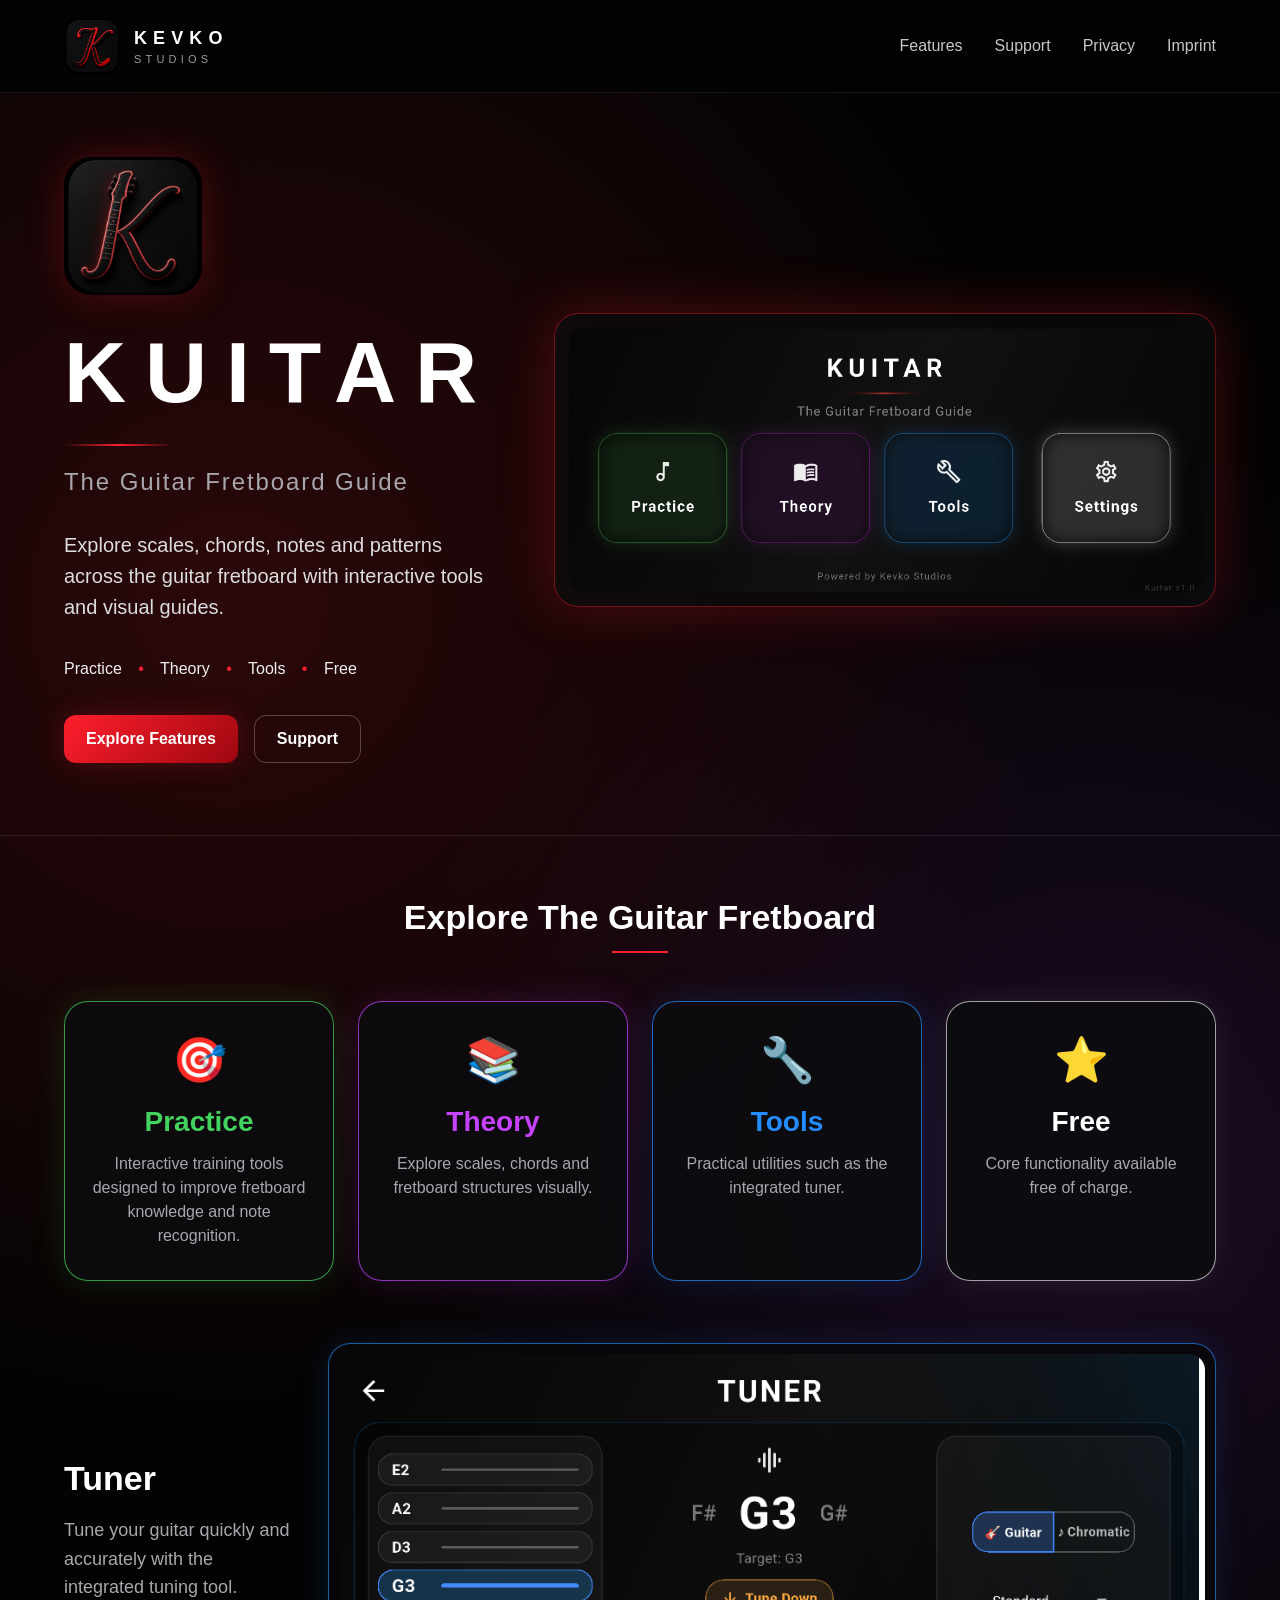
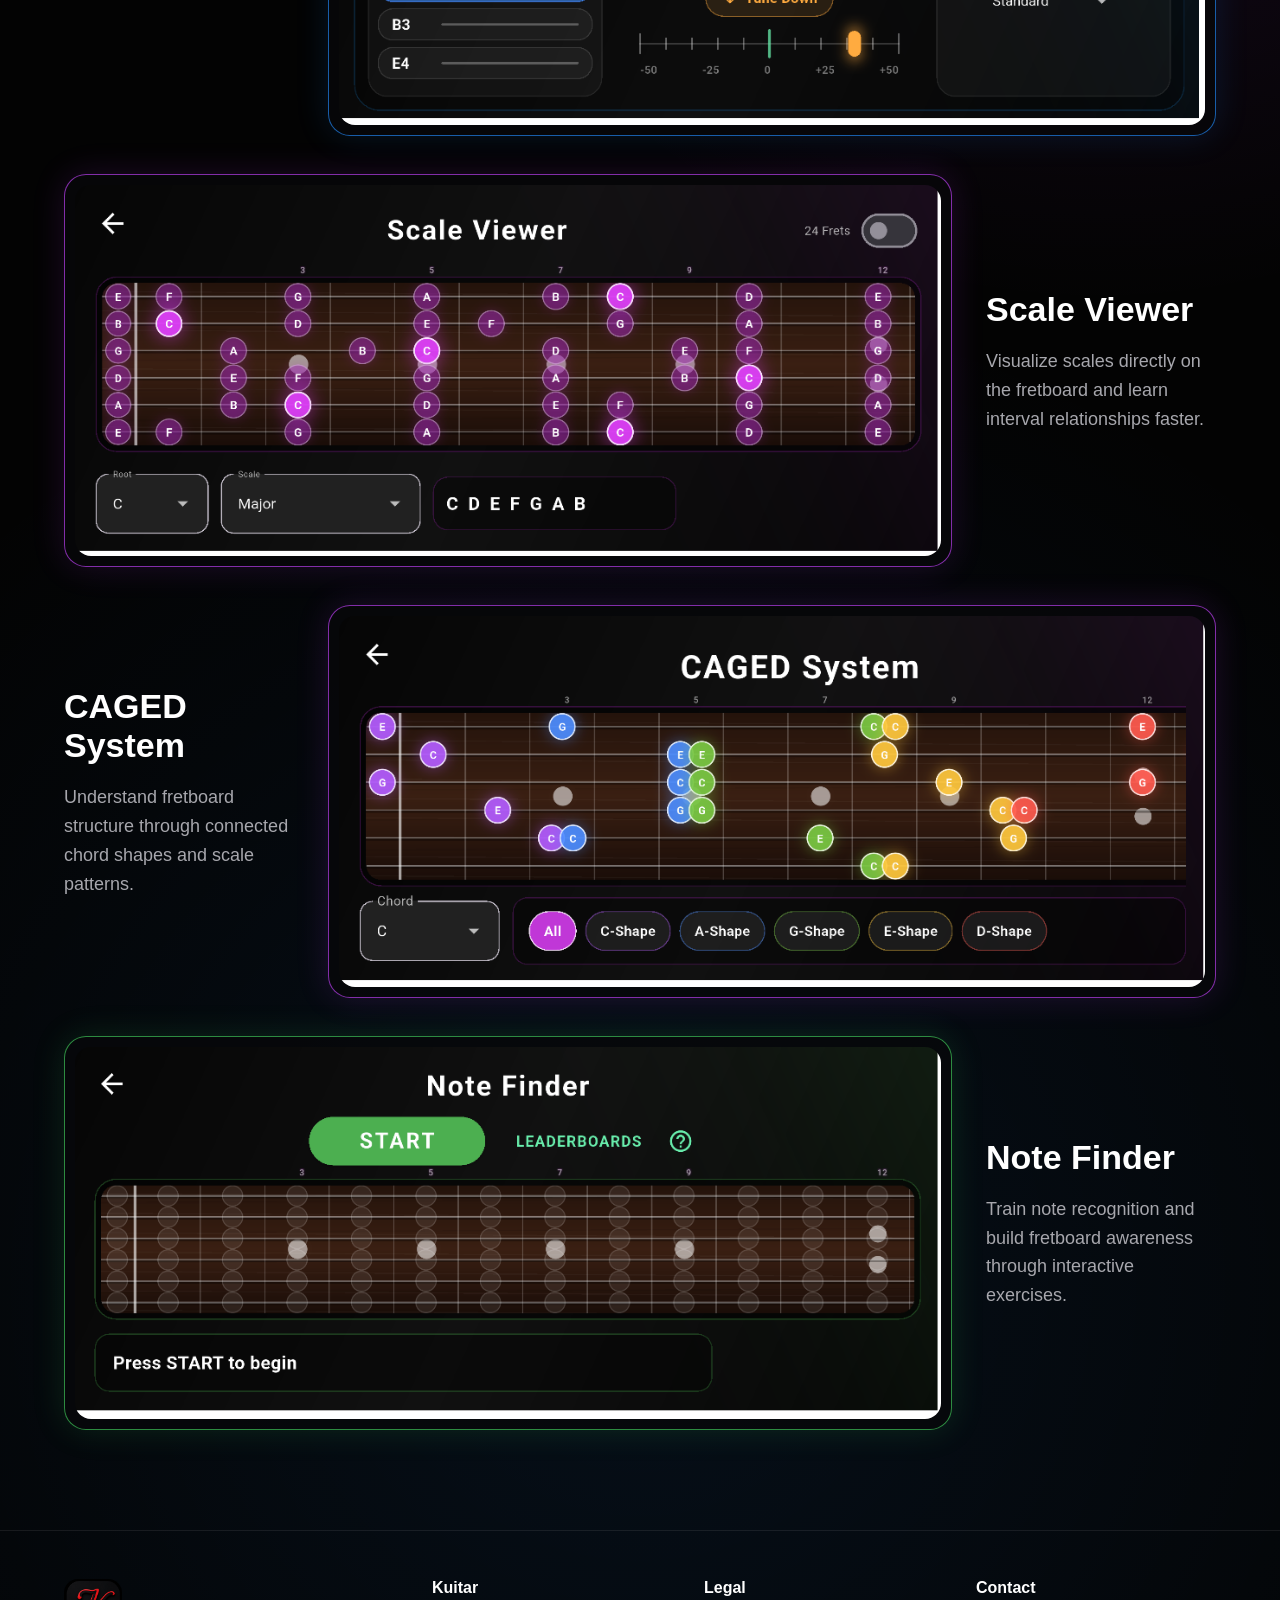
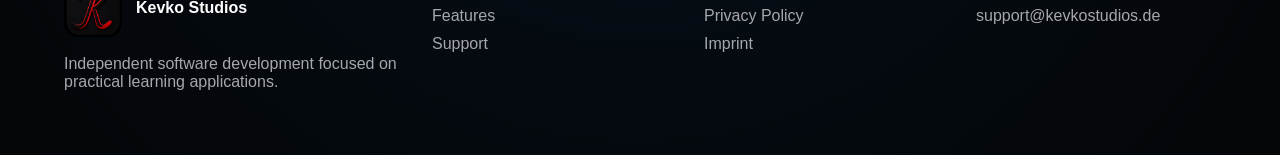
<file: index.html>
<!DOCTYPE html>
<html lang="en">
<head>
    <meta charset="UTF-8">
    <meta name="viewport" content="width=device-width, initial-scale=1.0">
    <title>Kuitar - The Guitar Fretboard Guide</title>

    <link rel="stylesheet" href="style.css">
</head>
<body>

<header class="site-header">

    <div class="brand">
        <img src="kevko.png" alt="Kevko Studios">

        <div>
            <div class="brand-text">KEVKO</div>
            <div class="brand-sub">STUDIOS</div>
        </div>
    </div>

    <nav class="nav">
        <a href="#features">Features</a>
        <a href="support.html">Support</a>
        <a href="privacy.html">Privacy</a>
        <a href="imprint.html">Imprint</a>
    </nav>

</header>

<section class="hero">

    <div class="hero-copy">

        <img class="kuitar-logo"
             src="kuitar_logo.png"
             alt="Kuitar Logo">

        <h1>KUITAR</h1>

        <div class="red-line"></div>

        <h2>The Guitar Fretboard Guide</h2>

        <p>
            Explore scales, chords, notes and patterns across 
            the guitar fretboard with interactive tools and visual guides.
        </p>

        <div class="feature-dots">
            Practice <span>•</span>
            Theory <span>•</span>
            Tools <span>•</span>
            Free
        </div>

        <div class="cta-row">
            <a class="cta" href="#features">
                Explore Features
            </a>

            <a class="cta secondary" href="support.html">
                Support
            </a>
        </div>

    </div>

    <div class="hero-shot">
        <img src="screen1.png" alt="Kuitar Main Menu">
    </div>

</section>

<section id="features" class="section">

    <h2 class="section-title">Explore The Guitar Fretboard</h2>
    <div class="section-line"></div>

    <div class="pill-grid">

        <div class="pill practice">
            <div class="pill-icon">🎯</div>
            <h3>Practice</h3>
            <p>
                Interactive training tools designed to improve fretboard
                knowledge and note recognition.
            </p>
        </div>

        <div class="pill theory">
            <div class="pill-icon">📚</div>
            <h3>Theory</h3>
            <p>
                Explore scales, chords and fretboard structures
                visually.
            </p>
        </div>

        <div class="pill tools">
            <div class="pill-icon">🔧</div>
            <h3>Tools</h3>
            <p>
                Practical utilities such as the integrated tuner.
            </p>
        </div>

        <div class="pill free">
            <div class="pill-icon">⭐</div>
            <h3>Free</h3>
            <p>
                Core functionality available free of charge.
            </p>
        </div>

    </div>

    <div class="screenshot-section">

        <div class="screenshot-text">
            <h3>Tuner</h3>

            <p>
                Tune your guitar quickly and accurately with the
                integrated tuning tool.
            </p>
        </div>

        <div class="shot-card glow-blue">
            <img src="screen2.png" alt="Tuner">
        </div>

    </div>

    <div class="screenshot-section reverse">

        <div class="shot-card glow-purple">
            <img src="screen3.png" alt="Scale Viewer">
        </div>

        <div class="screenshot-text">
            <h3>Scale Viewer</h3>

            <p>
                Visualize scales directly on the fretboard and learn
                interval relationships faster.
            </p>
        </div>

    </div>

    <div class="screenshot-section">

        <div class="screenshot-text">
            <h3>CAGED System</h3>

            <p>
                Understand fretboard structure through connected
                chord shapes and scale patterns.
            </p>
        </div>

        <div class="shot-card glow-purple">
            <img src="screen4.png" alt="CAGED System">
        </div>

    </div>

    <div class="screenshot-section reverse">

        <div class="shot-card glow-green">
            <img src="screen5.png" alt="Note Finder">
        </div>

        <div class="screenshot-text">
            <h3>Note Finder</h3>

            <p>
                Train note recognition and build fretboard awareness
                through interactive exercises.
            </p>
        </div>

    </div>

</section>

<footer class="footer">

    <div>

        <div class="footer-logo">
            <img src="kevko.png" alt="Kevko Studios">
            <strong>Kevko Studios</strong>
        </div>

        <p>
            Independent software development focused on practical
            learning applications.
        </p>

    </div>

    <div>
        <strong>Kuitar</strong>

        <a href="#features">Features</a>
        <a href="support.html">Support</a>
    </div>

    <div>
        <strong>Legal</strong>

        <a href="privacy.html">Privacy Policy</a>
        <a href="imprint.html">Imprint</a>
    </div>

    <div>
        <strong>Contact</strong>

        <a href="mailto:support@kevkostudios.de">
            support@kevkostudios.de
        </a>
    </div>

</footer>

</body>
</html>
</file>
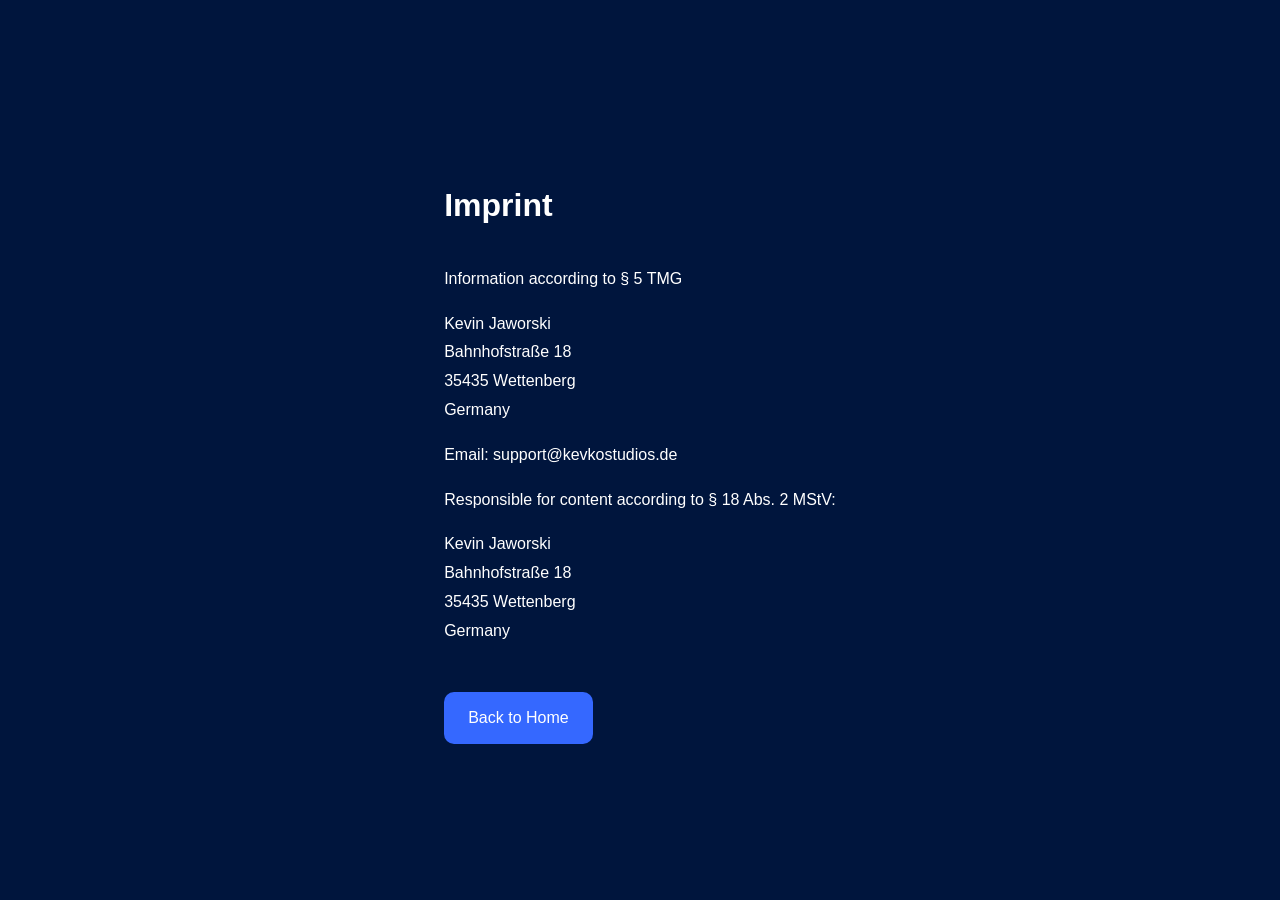
<file: imprint.html>
<!DOCTYPE html>
<html lang="en">
<head>
<meta charset="UTF-8">
<meta name="viewport" content="width=device-width, initial-scale=1.0">
<title>Imprint - Kevko Studios</title>

<style>
body{
    margin:0;
    font-family:Arial, sans-serif;
    background:#00153d;
    color:white;
    display:flex;
    justify-content:center;
    align-items:center;
    min-height:100vh;
}

.container{
    max-width:800px;
    padding:40px;
    line-height:1.8;
}

h1{
    margin-bottom:30px;
}

a{
    color:#4f7dff;
    text-decoration:none;
}

.button{
    display:inline-block;
    margin-top:30px;
    background:#3568ff;
    color:white;
    padding:12px 24px;
    border-radius:10px;
}
</style>
</head>

<body>

<div class="container">

<h1>Imprint</h1>

<p>
Information according to § 5 TMG
</p>

<p>
Kevin Jaworski<br>
Bahnhofstraße 18<br>
35435 Wettenberg<br>
Germany
</p>

<p>
Email: support@kevkostudios.de
</p>

<p>
Responsible for content according to § 18 Abs. 2 MStV:
</p>

<p>
Kevin Jaworski<br>
Bahnhofstraße 18<br>
35435 Wettenberg<br>
Germany
</p>

<a href="index.html" class="button">Back to Home</a>

</div>

</body>
</html>
</file>
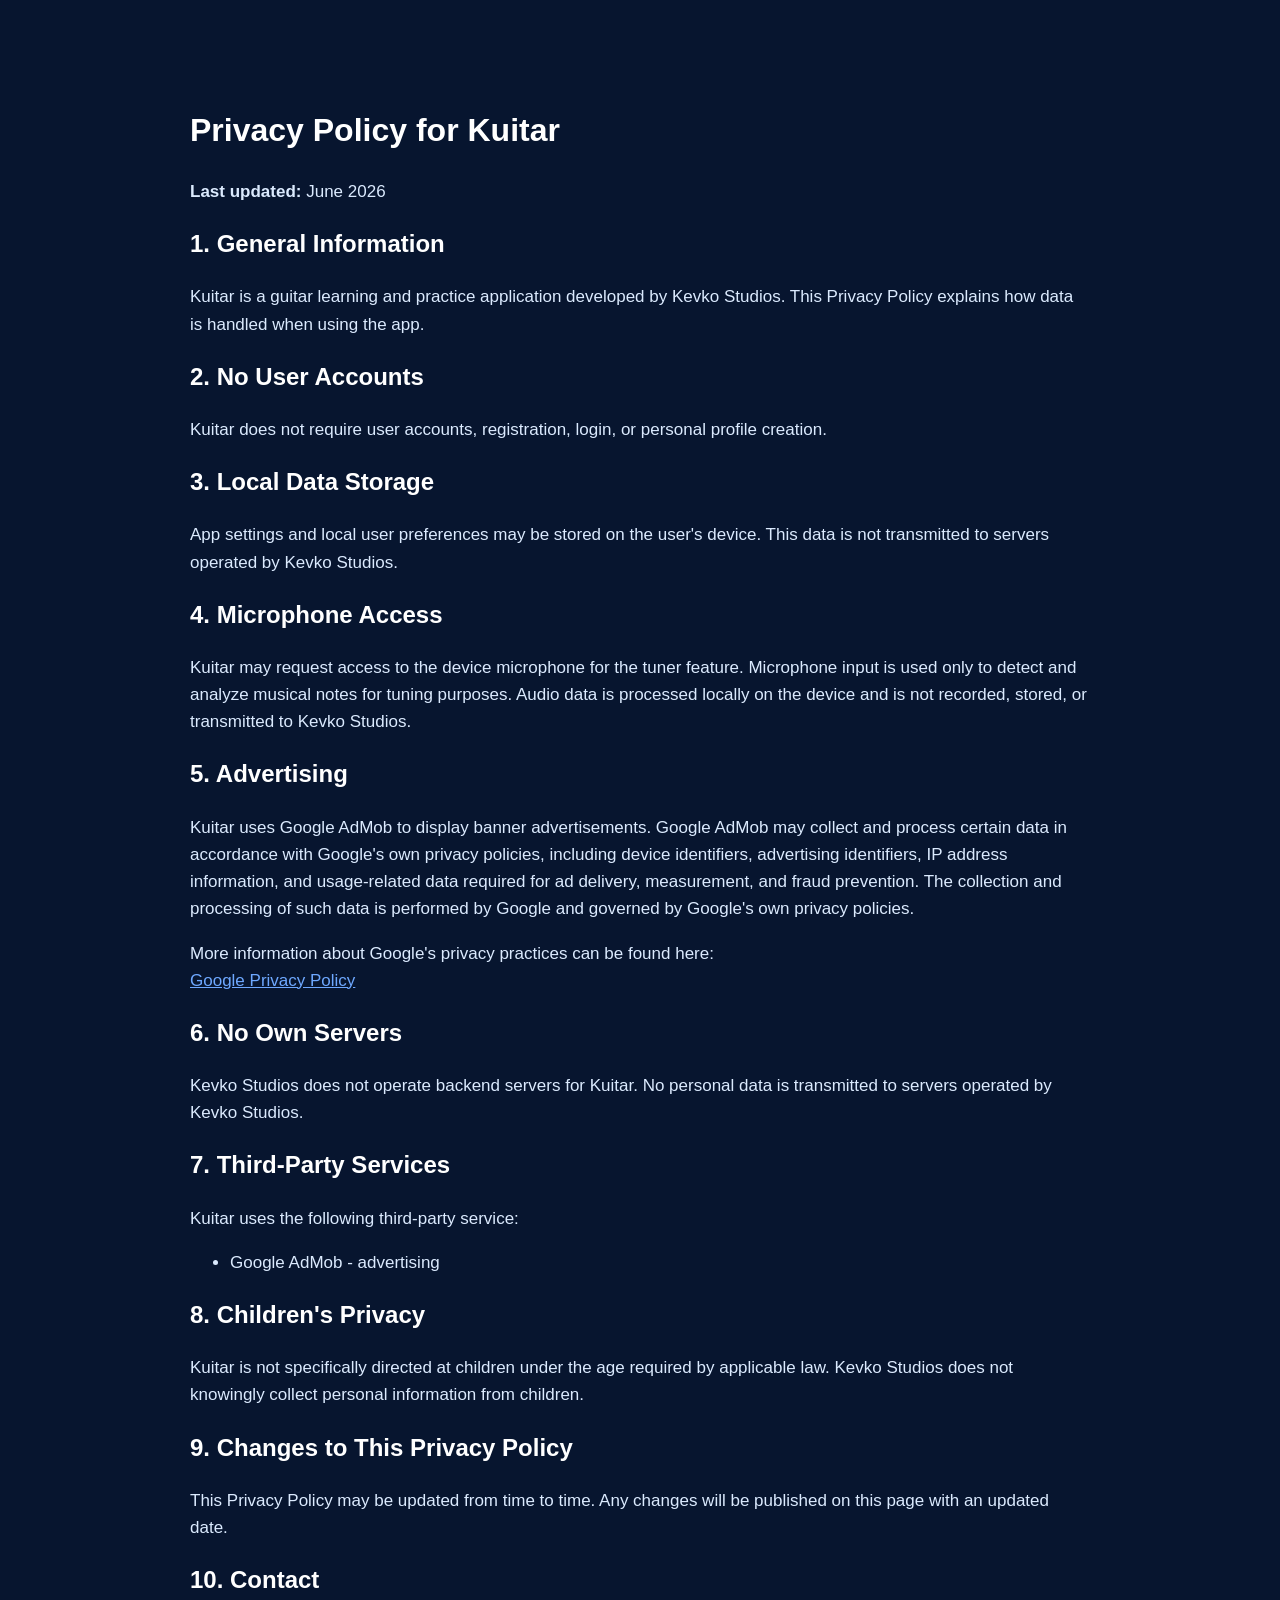
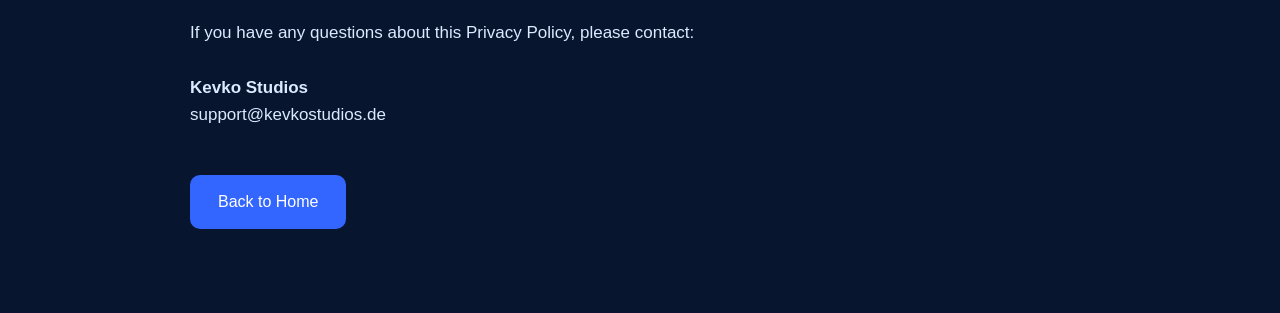
<file: privacy.html>
<!DOCTYPE html>
<html lang="en">
<head>
    <meta charset="UTF-8">
    <meta name="viewport" content="width=device-width, initial-scale=1.0">
    <title>Privacy Policy - Kuitar</title>

    <style>
        body {
            font-family: Arial, sans-serif;
            background: #07152f;
            color: white;
            margin: 0;
            line-height: 1.6;
        }

        .container {
            max-width: 900px;
            margin: 60px auto;
            padding: 24px;
        }

        h1, h2 {
            color: white;
        }

        p, li {
            color: #dbeafe;
            font-size: 17px;
        }

        a {
            color: #6ea8ff;
        }

        .button {
            display: inline-block;
            margin-top: 30px;
            padding: 14px 28px;
            background: #3366ff;
            color: white;
            border-radius: 10px;
            text-decoration: none;
        }

        .button:hover {
            background: #2957d4;
        }
    </style>
</head>
<body>

<div class="container">

    <h1>Privacy Policy for Kuitar</h1>

    <p><strong>Last updated:</strong> June 2026</p>

    <h2>1. General Information</h2>
    <p>
        Kuitar is a guitar learning and practice application developed by Kevko Studios.
        This Privacy Policy explains how data is handled when using the app.
    </p>

    <h2>2. No User Accounts</h2>
    <p>
        Kuitar does not require user accounts, registration, login, or personal profile creation.
    </p>

    <h2>3. Local Data Storage</h2>
    <p>
        App settings and local user preferences may be stored on the user's device.
        This data is not transmitted to servers operated by Kevko Studios.
    </p>

    <h2>4. Microphone Access</h2>
    <p>
        Kuitar may request access to the device microphone for the tuner feature.
        Microphone input is used only to detect and analyze musical notes for tuning purposes.
        Audio data is processed locally on the device and is not recorded, stored, or transmitted to Kevko Studios.
    </p>

    <h2>5. Advertising</h2>
    <p>
    Kuitar uses Google AdMob to display banner advertisements.
    Google AdMob may collect and process certain data in accordance with Google's own privacy policies,
    including device identifiers, advertising identifiers, IP address information,
    and usage-related data required for ad delivery, measurement, and fraud prevention.

    The collection and processing of such data is performed by Google and governed by Google's own privacy policies.
</p>

    <p>
        More information about Google's privacy practices can be found here:
        <br>
        <a href="https://policies.google.com/privacy" target="_blank" rel="noopener noreferrer">
            Google Privacy Policy
        </a>
    </p>

    <h2>6. No Own Servers</h2>
    <p>
        Kevko Studios does not operate backend servers for Kuitar.
        No personal data is transmitted to servers operated by Kevko Studios.
    </p>

    <h2>7. Third-Party Services</h2>
    <p>
        Kuitar uses the following third-party service:
    </p>
    <ul>
        <li>Google AdMob - advertising</li>
    </ul>

    <h2>8. Children's Privacy</h2>
    <p>
        Kuitar is not specifically directed at children under the age required by applicable law.
        Kevko Studios does not knowingly collect personal information from children.
    </p>

    <h2>9. Changes to This Privacy Policy</h2>
    <p>
        This Privacy Policy may be updated from time to time.
        Any changes will be published on this page with an updated date.
    </p>

    <h2>10. Contact</h2>
    <p>
        If you have any questions about this Privacy Policy, please contact:
        <br><br>
        <strong>Kevko Studios</strong><br>
        support@kevkostudios.de
    </p>

    <a href="index.html" class="button">Back to Home</a>

</div>

</body>
</html>
</file>
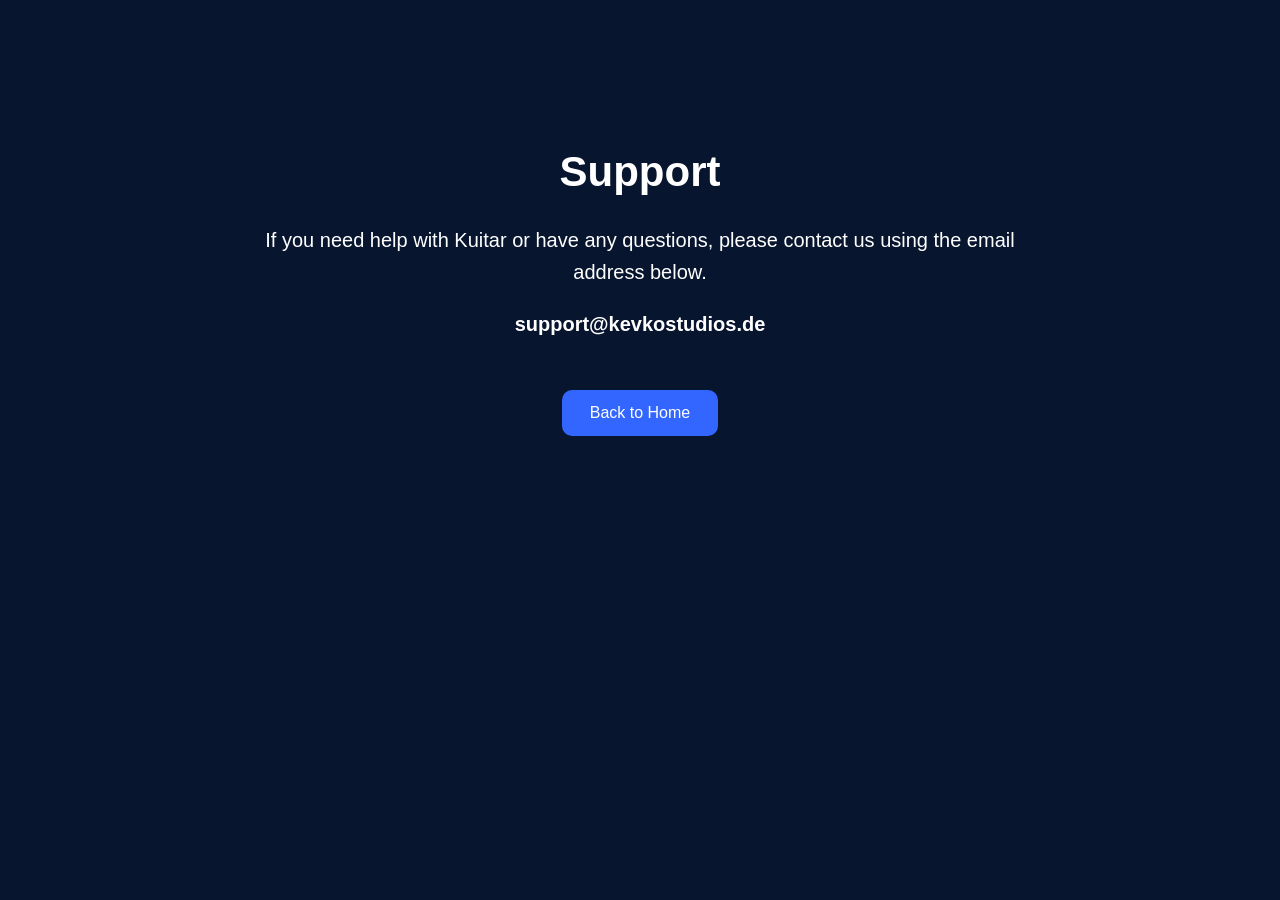
<file: support.html>
<!DOCTYPE html>
<html lang="en">
<head>
    <meta charset="UTF-8">
    <meta name="viewport" content="width=device-width, initial-scale=1.0">
    <title>Support - Kevko Studios</title>

    <style>
        body {
            font-family: Arial, sans-serif;
            background: #07152f;
            color: white;
            margin: 0;
            text-align: center;
        }

        .container {
            max-width: 800px;
            margin: 100px auto;
            padding: 20px;
        }

        h1 {
            font-size: 42px;
        }

        p {
            font-size: 20px;
            line-height: 1.6;
        }

        a {
            color: #4c82ff;
            text-decoration: none;
        }

        .button {
            display: inline-block;
            margin-top: 30px;
            padding: 14px 28px;
            background: #3366ff;
            color: white;
            border-radius: 10px;
            text-decoration: none;
        }

        .button:hover {
            background: #2957d4;
        }
    </style>
</head>
<body>

<div class="container">

    <h1>Support</h1>

    <p>
        If you need help with Kuitar or have any questions,
        please contact us using the email address below.
    </p>

    <p>
        <strong>support@kevkostudios.de</strong>
    </p>

    <a href="index.html" class="button">Back to Home</a>

</div>

</body>
</html>
</file>
<file: style.css>
:root {
    --bg: #030303;
    --panel: #0b0b0d;
    --panel-soft: #111114;
    --text: #ffffff;
    --muted: #a7a7ad;

    --red: #ff1f2d;
    --green: #43d35f;
    --purple: #c542ff;
    --blue: #238cff;
    --white-glow: rgba(255,255,255,0.45);
}

* {
    box-sizing: border-box;
}

html {
    scroll-behavior: smooth;
}

body {
    margin: 0;
    font-family: Arial, Helvetica, sans-serif;
    color: var(--text);
    background:
        radial-gradient(circle at 18% 18%, rgba(255, 31, 45, 0.16), transparent 28%),
        radial-gradient(circle at 86% 35%, rgba(197, 66, 255, 0.12), transparent 30%),
        radial-gradient(circle at 50% 86%, rgba(35, 140, 255, 0.09), transparent 34%),
        #030303;
}

a {
    color: inherit;
    text-decoration: none;
}

.site-header {
    position: sticky;
    top: 0;
    z-index: 20;
    backdrop-filter: blur(18px);
    background: rgba(3, 3, 3, 0.82);
    border-bottom: 1px solid rgba(255,255,255,0.08);
    display: flex;
    align-items: center;
    justify-content: space-between;
    padding: 18px 5vw;
}

.brand {
    display: flex;
    align-items: center;
    gap: 14px;
}

.brand img {
    width: 56px;
    height: 56px;
    border-radius: 14px;
}

.brand-text {
    letter-spacing: 0.34em;
    font-weight: 800;
    color: white;
    font-size: 18px;
}

.brand-sub {
    letter-spacing: 0.38em;
    font-size: 11px;
    color: #9a9a9a;
    opacity: 1;
    margin-top: 4px;
}

.nav {
    display: flex;
    gap: 32px;
    align-items: center;
    color: #e8e8e8;
}

.nav a {
    opacity: 0.86;
}

.nav a:hover {
    color: var(--red);
    opacity: 1;
}

.hero {
    display: grid;
    grid-template-columns: 0.9fr 1.35fr;
    gap: 48px;
    align-items: center;
    padding: 64px 5vw 72px;
    border-bottom: 1px solid rgba(255,255,255,0.08);
}

.hero-copy {
    max-width: 520px;
}

.kuitar-logo {
    width: 138px;
    border-radius: 28px;
    box-shadow: 0 0 38px rgba(255, 31, 45, 0.24);
    margin-bottom: 24px;
}

.hero h1 {
    font-size: clamp(46px, 7vw, 86px);
    letter-spacing: 0.22em;
    margin: 0;
}

.red-line {
    width: 110px;
    height: 2px;
    background: linear-gradient(90deg, transparent, var(--red), transparent);
    margin: 22px 0;
}

.hero h2 {
    color: var(--muted);
    font-weight: 400;
    letter-spacing: 0.08em;
    margin: 0 0 34px;
}

.hero p {
    color: #dddddf;
    font-size: 20px;
    line-height: 1.55;
}

.feature-dots {
    margin: 30px 0;
    color: #f0f0f0;
    line-height: 2;
}

.feature-dots span {
    color: var(--red);
    margin: 0 12px;
}

.cta-row {
    display: flex;
    gap: 16px;
    flex-wrap: wrap;
}

.cta {
    display: inline-flex;
    align-items: center;
    justify-content: center;
    padding: 14px 22px;
    border-radius: 12px;
    background: linear-gradient(135deg, var(--red), #9e0710);
    font-weight: 800;
    box-shadow: 0 0 28px rgba(255, 31, 45, 0.22);
}

.secondary {
    background: transparent;
    border: 1px solid rgba(255,255,255,0.25);
    box-shadow: none;
}

.hero-shot {
    position: relative;
    padding: 14px;
    border-radius: 24px;
    border: 1px solid rgba(255, 31, 45, 0.42);
    background: rgba(10, 10, 12, 0.72);
    box-shadow:
        0 0 55px rgba(255, 31, 45, 0.25),
        inset 0 0 35px rgba(255,255,255,0.03);
}

.hero-shot img,
.shot-card img {
    display: block;
    width: 100%;
    border-radius: 16px;
}

.section {
    padding: 62px 5vw;
    border-bottom: 1px solid rgba(255,255,255,0.08);
}

.section-title {
    text-align: center;
    font-size: 34px;
    margin: 0 0 14px;
}

.section-line {
    width: 56px;
    height: 2px;
    background: var(--red);
    margin: 0 auto 48px;
}

.pill-grid {
    display: grid;
    grid-template-columns: repeat(4, 1fr);
    gap: 24px;
    margin-bottom: 62px;
}

.pill {
    min-height: 210px;
    border-radius: 24px;
    background: rgba(12, 12, 15, 0.86);
    border: 1px solid rgba(255,255,255,0.15);
    padding: 32px 24px;
    text-align: center;
}

.pill-icon {
    font-size: 44px;
    margin-bottom: 20px;
}

.pill h3 {
    font-size: 28px;
    margin: 0 0 14px;
}

.pill p {
    color: var(--muted);
    line-height: 1.5;
    margin: 0;
}

.practice {
    border-color: rgba(67, 211, 95, 0.72);
    box-shadow: 0 0 34px rgba(67, 211, 95, 0.15);
}

.practice h3,
.practice .pill-icon {
    color: var(--green);
}

.theory {
    border-color: rgba(197, 66, 255, 0.72);
    box-shadow: 0 0 34px rgba(197, 66, 255, 0.15);
}

.theory h3,
.theory .pill-icon {
    color: var(--purple);
}

.tools {
    border-color: rgba(35, 140, 255, 0.72);
    box-shadow: 0 0 34px rgba(35, 140, 255, 0.15);
}

.tools h3,
.tools .pill-icon {
    color: var(--blue);
}

.free {
    border-color: rgba(255,255,255,0.62);
    box-shadow: 0 0 34px rgba(255,255,255,0.08);
}

.screenshot-section {
    display: grid;
    grid-template-columns: 230px 1fr;
    gap: 34px;
    align-items: center;
    margin: 38px 0;
}

.screenshot-section.reverse {
    grid-template-columns: 1fr 230px;
}

.screenshot-text h3 {
    font-size: 34px;
    margin: 0 0 18px;
}

.screenshot-text p {
    color: var(--muted);
    line-height: 1.6;
    font-size: 18px;
}

.shot-card {
    padding: 10px;
    border-radius: 22px;
    background: rgba(8, 8, 10, 0.82);
    border: 1px solid rgba(255,255,255,0.12);
}

.glow-green {
    border-color: rgba(67, 211, 95, 0.65);
    box-shadow: 0 0 34px rgba(67, 211, 95, 0.14);
}

.glow-purple {
    border-color: rgba(197, 66, 255, 0.65);
    box-shadow: 0 0 34px rgba(197, 66, 255, 0.14);
}

.glow-blue {
    border-color: rgba(35, 140, 255, 0.65);
    box-shadow: 0 0 34px rgba(35, 140, 255, 0.14);
}

.footer {
    padding: 48px 5vw;
    display: grid;
    grid-template-columns: 1.4fr 1fr 1fr 1fr;
    gap: 32px;
    color: var(--muted);
}

.footer-logo {
    display: flex;
    align-items: center;
    gap: 14px;
    margin-bottom: 18px;
}

.footer-logo img {
    width: 58px;
    border-radius: 14px;
}

.footer strong {
    color: white;
}

.footer a {
    display: block;
    color: var(--muted);
    margin: 10px 0;
}

.footer a:hover {
    color: white;
}

.legal-page {
    max-width: 900px;
    margin: 70px auto;
    padding: 24px;
    line-height: 1.7;
}

.legal-page p,
.legal-page li {
    color: var(--muted);
    font-size: 17px;
}

.back-button {
    display: inline-block;
    margin-top: 30px;
    background: var(--red);
    padding: 13px 24px;
    border-radius: 10px;
    color: white;
}

@media (max-width: 980px) {
    .hero {
        grid-template-columns: 1fr;
    }

    .pill-grid {
        grid-template-columns: 1fr 1fr;
    }

    .screenshot-section,
    .screenshot-section.reverse {
        grid-template-columns: 1fr;
    }

    .footer {
        grid-template-columns: 1fr 1fr;
    }
}

@media (max-width: 640px) {
    .site-header {
        flex-direction: column;
        gap: 20px;
    }

    .nav {
        flex-wrap: wrap;
        justify-content: center;
        gap: 18px;
    }

    .pill-grid,
    .footer {
        grid-template-columns: 1fr;
    }

    .hero h1 {
        letter-spacing: 0.14em;
    }
}
</file>
